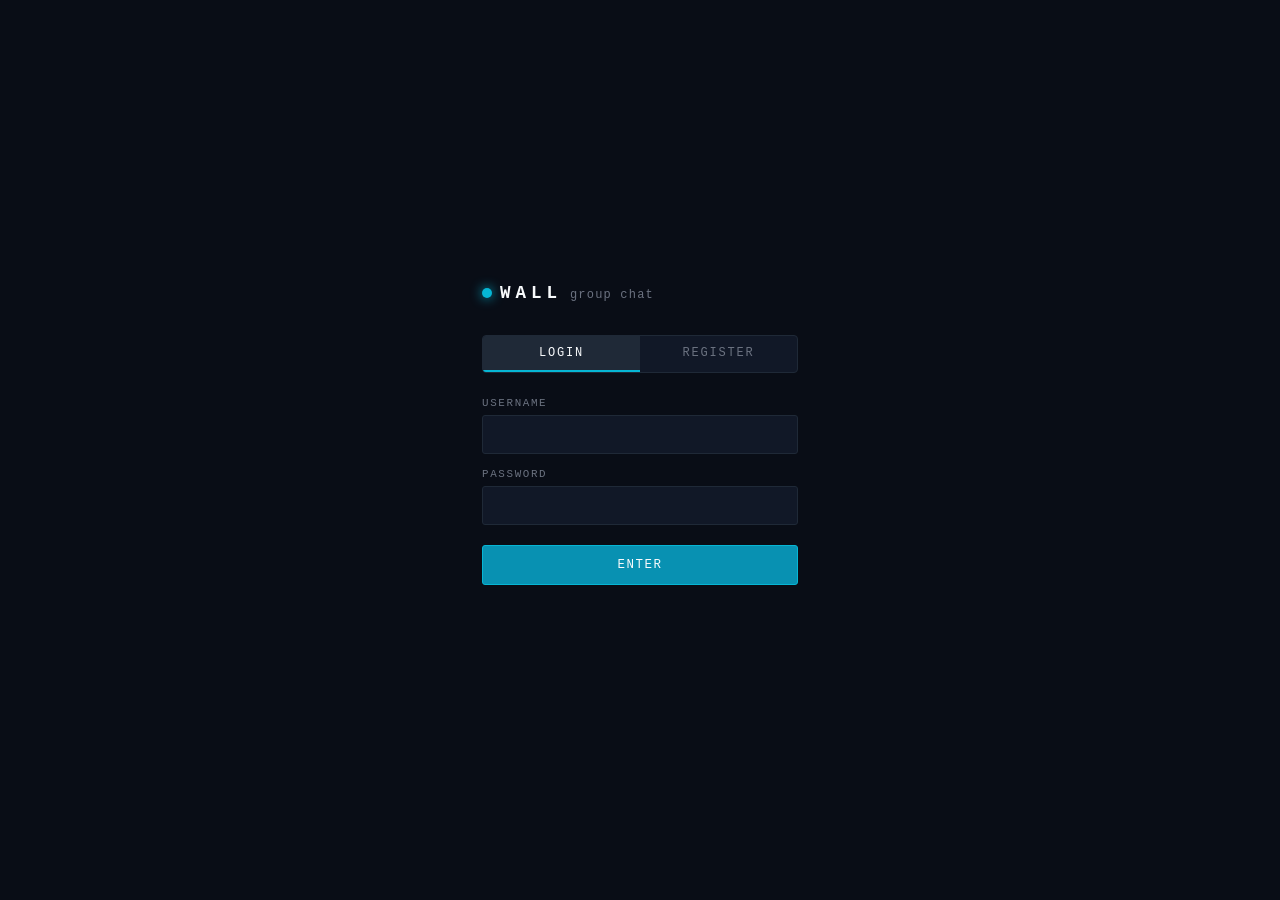
<file: CHATAPP/FRONTEND/index.html>
<!DOCTYPE html>
<html lang="en">
<head>
<meta charset="UTF-8">
<meta name="viewport" content="width=device-width, initial-scale=1.0">
<title>Wall — Group Chat</title>
<link rel="stylesheet" href="style.css">
</head>
<body>

<!-- AUTH SCREEN -->
<div class="auth-wrap" id="authScreen">
  <div class="brand"><span class="mark"></span><h1>Wall</h1><span>group chat</span></div>

  <div class="tabs">
    <button id="tabLogin" class="active">Login</button>
    <button id="tabRegister">Register</button>
  </div>

  <form id="loginForm">
    <div class="field">
      <label for="loginUsername">Username</label>
      <input id="loginUsername" autocomplete="username" required>
    </div>
    <div class="field">
      <label for="loginPassword">Password</label>
      <input id="loginPassword" type="password" autocomplete="current-password" required>
    </div>
    <button class="go-btn" type="submit">Enter</button>
    <div class="msg-line" id="loginMsg"></div>
  </form>

  <form id="registerForm" style="display:none;">
    <div class="field">
      <label for="regUsername">Username</label>
      <input id="regUsername" required>
    </div>
    <div class="field">
      <label for="regEmail">Email</label>
      <input id="regEmail" type="email" required>
    </div>
    <div class="field">
      <label for="regPassword">Password</label>
      <input id="regPassword" type="password" required>
    </div>
    <button class="go-btn" type="submit">Create account</button>
    <div class="msg-line" id="registerMsg"></div>
  </form>
</div>

<!-- CHAT SCREEN -->
<div class="app" id="appScreen">
  <div class="app-header">
    <div class="who">signed in as <b id="whoName"></b></div>
    <div style="display:flex; align-items:center; gap:1rem;">
      <div class="status"><span class="mark"></span>live</div>
      <button class="logout" id="logoutBtn">Logout</button>
    </div>
  </div>

  <div class="feed" id="feed">
    <div class="empty">No messages yet — say something.</div>
  </div>

  <form class="composer" id="composerForm">
    <input id="messageInput" placeholder="Type a message…" autocomplete="off" required>
    <button type="submit" id="sendBtn">Send</button>
  </form>
</div>

<script src="script.js"></script>
</body>
</html>
</file>
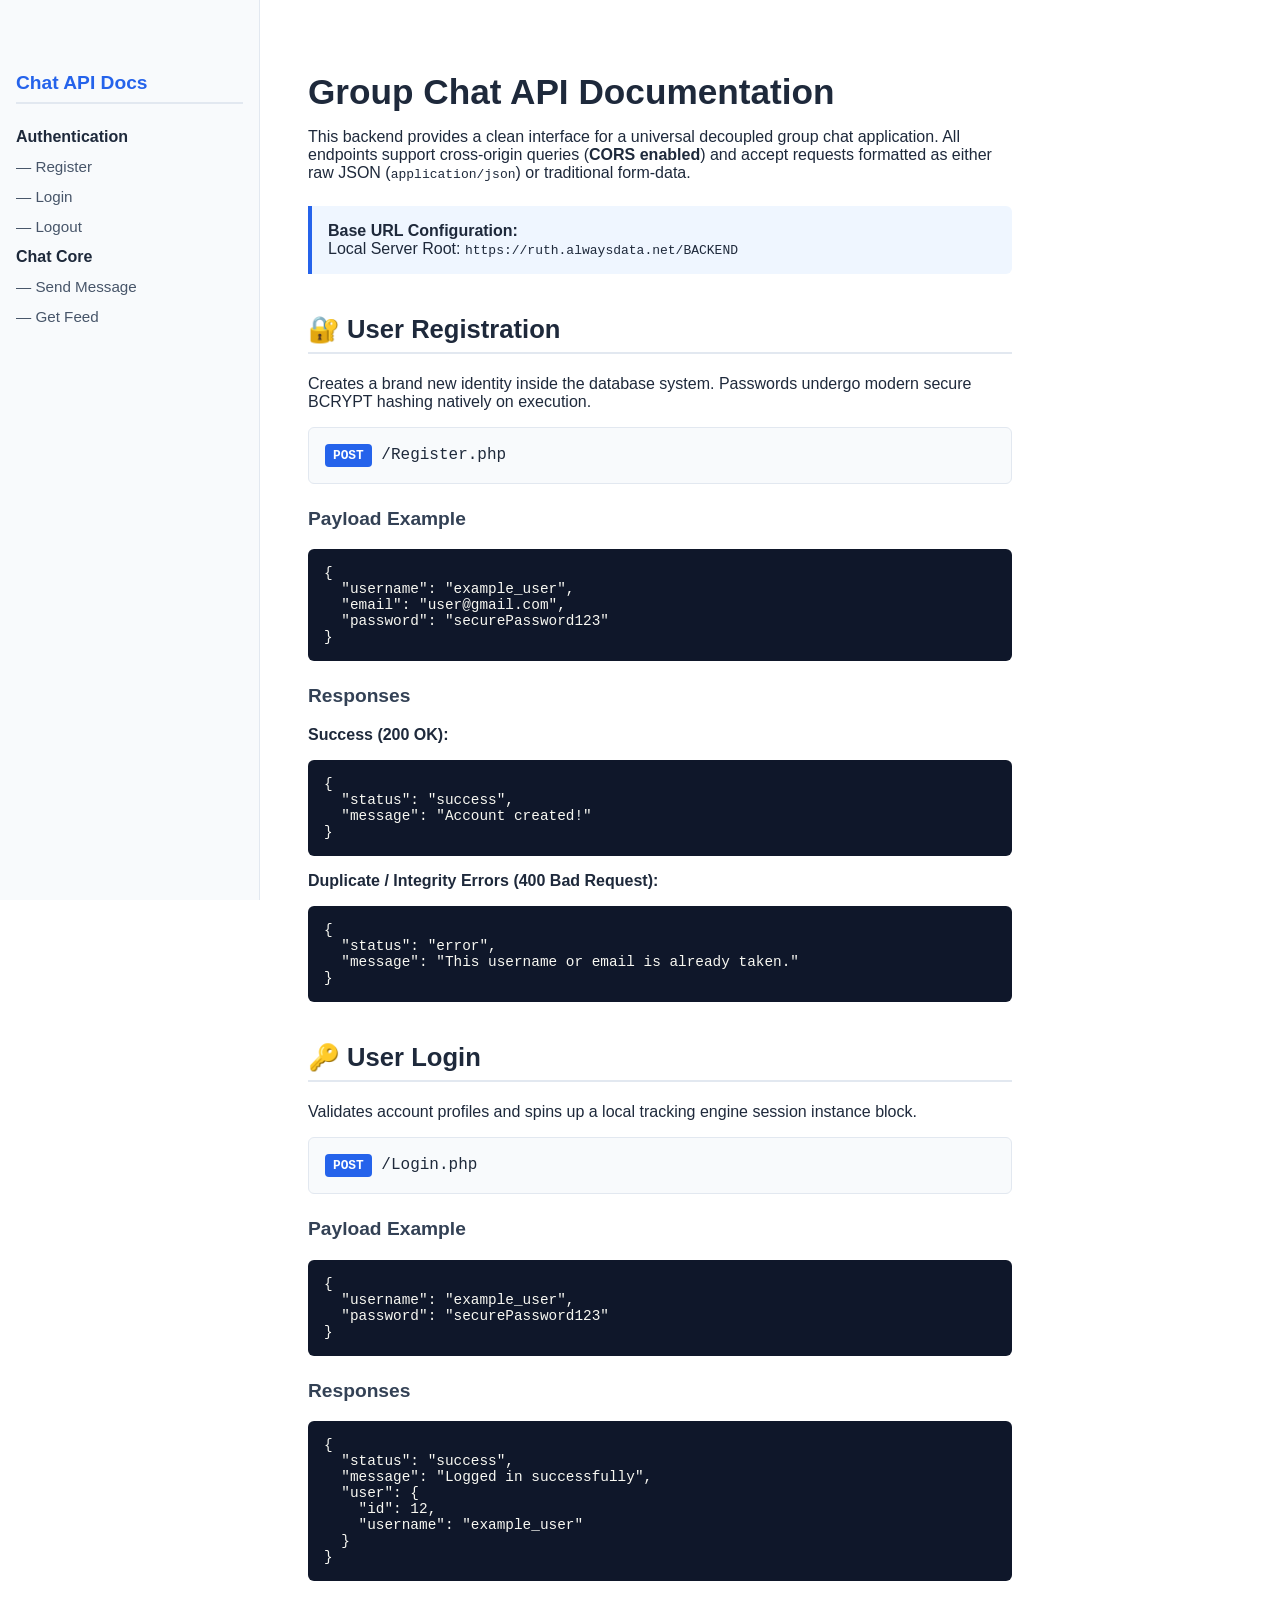
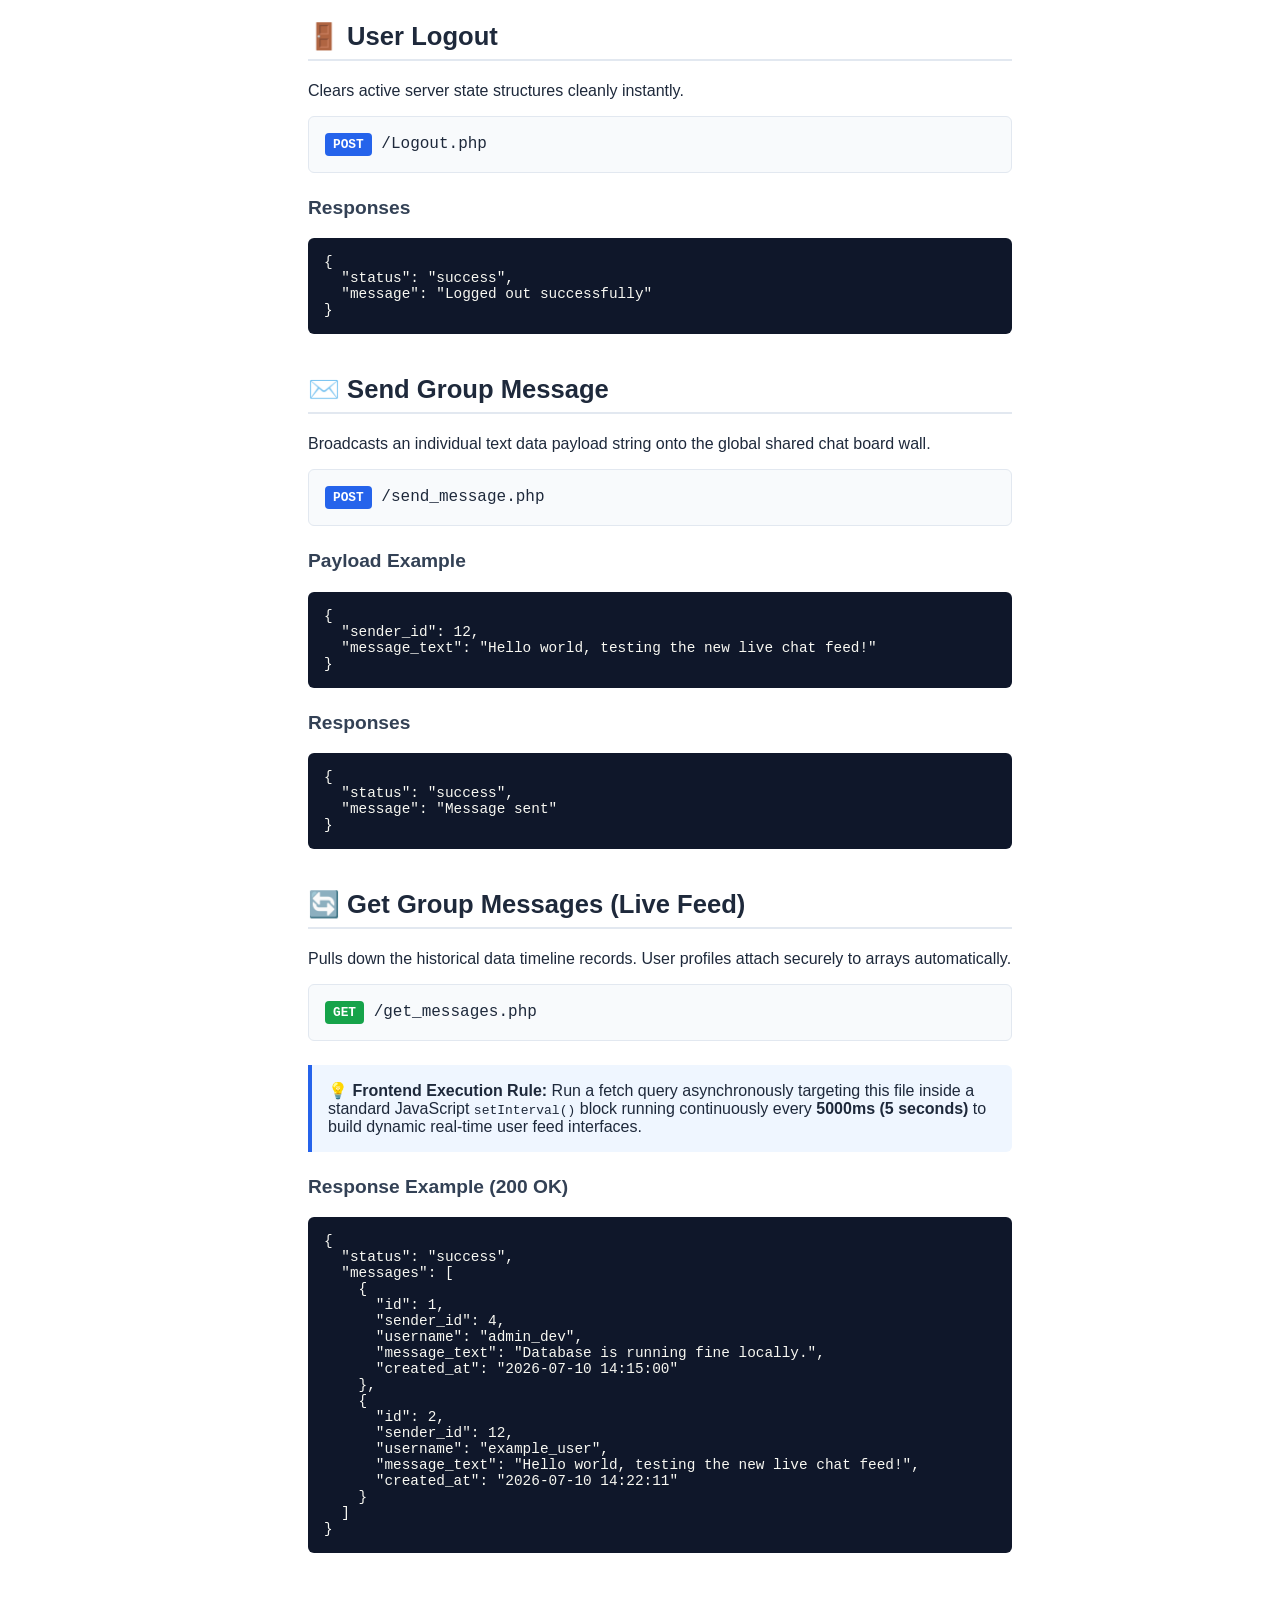
<file: CHATAPP/BACKEND/api_docs.html>
<!DOCTYPE html>
<html lang="en">
<head>
    <meta charset="UTF-8">
    <meta name="viewport" content="width=device-width, initial-scale=1.0">
    <title>Group Chat Application — API Documentation</title>
    <style>
        :root {
            --primary: #2563eb;
            --dark: #1e293b;
            --light: #f8fafc;
            --border: #e2e8f0;
            --success: #16a34a;
            --error: #dc2626;
            --code-bg: #0f172a;
        }

        body {
            font-family: -apple-system, BlinkMacSystemFont, "Segoe UI", Roboto, sans-serif;
            margin: 0;
            padding: 0;
            color: var(--dark);
            background-color: #ffffff;
            display: flex;
        }

        /* Sidebar Navigation */
        nav {
            width: 260px;
            background-color: var(--light);
            border-right: 1px solid var(--border);
            height: 100vh;
            position: fixed;
            padding: 2rem 1rem;
            box-sizing: border-box;
        }

        nav h2 {
            font-size: 1.2rem;
            margin-bottom: 1.5rem;
            color: var(--primary);
        }

        nav ul {
            list-style: none;
            padding: 0;
            margin: 0;
        }

        nav ul li {
            margin-bottom: 0.75rem;
        }

        nav ul li a {
            text-decoration: none;
            color: #475569;
            font-size: 0.95rem;
            transition: color 0.2s;
        }

        nav ul li a:hover {
            color: var(--primary);
        }

        /* Main Content Container */
        main {
            margin-left: 260px;
            padding: 3rem;
            max-width: 800px;
            box-sizing: border-box;
        }

        h1 { font-size: 2.2rem; margin-bottom: 0.5rem; }
        h2 { font-size: 1.6rem; border-bottom: 2px solid var(--border); padding-bottom: 0.5rem; margin-top: 2.5rem; }
        h3 { font-size: 1.2rem; margin-top: 1.5rem; color: #334155; }

        .badge {
            display: inline-block;
            padding: 0.25rem 0.5rem;
            font-size: 0.8rem;
            font-weight: bold;
            border-radius: 4px;
            color: white;
            text-transform: uppercase;
        }

        .badge-post { background-color: #2563eb; }
        .badge-get { background-color: #16a34a; }

        .endpoint-block {
            background: var(--light);
            border: 1px solid var(--border);
            border-radius: 6px;
            padding: 1rem;
            margin: 1rem 0;
            font-family: monospace;
            font-size: 1rem;
        }

        pre {
            background-color: var(--code-bg);
            color: #f8f8f2;
            padding: 1rem;
            border-radius: 6px;
            overflow-x: auto;
            font-size: 0.9rem;
        }

        .note {
            background-color: #eff6ff;
            border-left: 4px solid var(--primary);
            padding: 1rem;
            margin: 1.5rem 0;
            border-radius: 0 6px 6px 0;
        }
    </style>
</head>
<body>

    <nav>
        <h2>Chat API Docs</h2>
        <ul>
            <li><strong>Authentication</strong></li>
            <li><a href="#Register">— Register</a></li>
            <li><a href="#Login">— Login</a></li>
            <li><a href="#Logout">— Logout</a></li>
            <li><strong>Chat Core</strong></li>
            <li><a href="#send">— Send Message</a></li>
            <li><a href="#get">— Get Feed</a></li>
        </ul>
    </nav>

    <main>
        <h1>Group Chat API Documentation</h1>
        <p>This backend provides a clean interface for a universal decoupled group chat application. All endpoints support cross-origin queries (<strong>CORS enabled</strong>) and accept requests formatted as either raw JSON (<code>application/json</code>) or traditional form-data.</p>

        <div class="note">
            <strong>Base URL Configuration:</strong><br>
            Local Server Root: <code>https://ruth.alwaysdata.net/BACKEND</code>
        </div>

        <section id="register">
            <h2>🔐 User Registration</h2>
            <p>Creates a brand new identity inside the database system. Passwords undergo modern secure BCRYPT hashing natively on execution.</p>
            
            <div class="endpoint-block">
                <span class="badge badge-post">POST</span> /Register.php
            </div>

            <h3>Payload Example</h3>
            <pre>{
  "username": "example_user",
  "email": "user@gmail.com",
  "password": "securePassword123"
}</pre>

            <h3>Responses</h3>
            <p><strong>Success (200 OK):</strong></p>
            <pre>{
  "status": "success",
  "message": "Account created!"
}</pre>
            <p><strong>Duplicate / Integrity Errors (400 Bad Request):</strong></p>
            <pre>{
  "status": "error",
  "message": "This username or email is already taken."
}</pre>
        </section>

        <section id="login">
            <h2>🔑 User Login</h2>
            <p>Validates account profiles and spins up a local tracking engine session instance block.</p>
            
            <div class="endpoint-block">
                <span class="badge badge-post">POST</span> /Login.php
            </div>

            <h3>Payload Example</h3>
            <pre>{
  "username": "example_user",
  "password": "securePassword123"
}</pre>

            <h3>Responses</h3>
            <pre>{
  "status": "success",
  "message": "Logged in successfully",
  "user": {
    "id": 12,
    "username": "example_user"
  }
}</pre>
        </section>

        <section id="logout">
            <h2>🚪 User Logout</h2>
            <p>Clears active server state structures cleanly instantly.</p>
            
            <div class="endpoint-block">
                <span class="badge badge-post">POST</span> /Logout.php
            </div>

            <h3>Responses</h3>
            <pre>{
  "status": "success",
  "message": "Logged out successfully"
}</pre>
        </section>

        <section id="send">
            <h2>✉️ Send Group Message</h2>
            <p>Broadcasts an individual text data payload string onto the global shared chat board wall.</p>
            
            <div class="endpoint-block">
                <span class="badge badge-post">POST</span> /send_message.php
            </div>

            <h3>Payload Example</h3>
            <pre>{
  "sender_id": 12,
  "message_text": "Hello world, testing the new live chat feed!"
}</pre>

            <h3>Responses</h3>
            <pre>{
  "status": "success",
  "message": "Message sent"
}</pre>
        </section>

        <section id="get">
            <h2>🔄 Get Group Messages (Live Feed)</h2>
            <p>Pulls down the historical data timeline records. User profiles attach securely to arrays automatically.</p>
            
            <div class="endpoint-block">
                <span class="badge badge-get">GET</span> /get_messages.php
            </div>

            <div class="note">
                <strong>💡 Frontend Execution Rule:</strong> Run a fetch query asynchronously targeting this file inside a standard JavaScript <code>setInterval()</code> block running continuously every <strong>5000ms (5 seconds)</strong> to build dynamic real-time user feed interfaces.
            </div>

            <h3>Response Example (200 OK)</h3>
            <pre>{
  "status": "success",
  "messages": [
    {
      "id": 1,
      "sender_id": 4,
      "username": "admin_dev",
      "message_text": "Database is running fine locally.",
      "created_at": "2026-07-10 14:15:00"
    },
    {
      "id": 2,
      "sender_id": 12,
      "username": "example_user",
      "message_text": "Hello world, testing the new live chat feed!",
      "created_at": "2026-07-10 14:22:11"
    }
  ]
}</pre>
        </section>
    </main>

</body>
</html>
</file>
<file: CHATAPP/FRONTEND/style.css>
:root {
  --ink: #f8fafc;        /* Crisp, readable off-white */
  --paper: #090d16;      /* Deep midnight canvas */
  --panel: #111827;      /* Rich dark grey-blue cards */
  --line: #1f2937;       /* Clean, sharp grid lines */
  --moss: #06b6d4;       /* Vibrant neon cyan for focus and active states */
  --moss-dim: #0891b2;   /* Deep cyan for solid primary buttons */
  --rust: #6366f1;       /* Electric indigo for the primary action button */
  --muted: #6b7280;      /* Subtle slate gray for secondary labels */
  --error: #ef4444;      /* Pure crimson red for destructive alerts */
}

* { box-sizing: border-box; }
body {
  margin: 0;
  background: var(--paper);
  color: var(--ink);
  font-family: 'Courier New', ui-monospace, monospace;
  height: 100vh;
  display: flex;
  align-items: center;
  justify-content: center;
}

/* ---------- Auth screen ---------- */
.auth-wrap {
  width: 100%;
  max-width: 380px;
  padding: 2rem;
}
.brand {
  display: flex;
  align-items: baseline;
  gap: .5rem;
  margin-bottom: 2rem;
}
.brand .mark {
  width: 10px; height: 10px;
  background: var(--moss);
  display: inline-block;
  border-radius: 50%;
  box-shadow: 0 0 12px var(--moss);
}
.brand h1 {
  font-size: 1.1rem;
  letter-spacing: .28em;
  text-transform: uppercase;
  margin: 0;
  font-weight: 600;
}
.brand span { color: var(--muted); font-size: .75rem; letter-spacing: .1em; }

.tabs {
  display: flex;
  border: 1px solid var(--line);
  border-radius: 4px;
  overflow: hidden;
  margin-bottom: 1.5rem;
  background: var(--panel);
}
.tabs button {
  flex: 1;
  background: transparent;
  border: none;
  color: var(--muted);
  padding: .65rem 0;
  font-family: inherit;
  font-size: .75rem;
  letter-spacing: .15em;
  text-transform: uppercase;
  cursor: pointer;
  border-bottom: 2px solid transparent;
  transition: all .2s ease;
}
.tabs button.active {
  color: var(--ink);
  background: var(--line);
  border-bottom: 2px solid var(--moss);
}

form { display: flex; flex-direction: column; gap: .9rem; }
.field label {
  display: block;
  font-size: .68rem;
  letter-spacing: .15em;
  text-transform: uppercase;
  color: var(--muted);
  margin-bottom: .35rem;
}
.field input {
  width: 100%;
  background: var(--panel);
  border: 1px solid var(--line);
  color: var(--ink);
  padding: .65rem .7rem;
  font-family: inherit;
  font-size: .9rem;
  border-radius: 3px;
  outline: none;
  transition: border-color .15s ease;
}
.field input:focus { border-color: var(--moss); }

.go-btn {
  margin-top: .4rem;
  background: var(--moss-dim);
  color: var(--ink);
  border: 1px solid var(--moss);
  padding: .75rem;
  font-family: inherit;
  letter-spacing: .12em;
  text-transform: uppercase;
  font-size: .78rem;
  border-radius: 3px;
  cursor: pointer;
  transition: background .15s ease, filter .15s ease;
}
.go-btn:hover { background: var(--moss); filter: brightness(1.1); }
.go-btn:disabled { opacity: .5; cursor: default; }

.msg-line {
  font-size: .78rem;
  min-height: 1.1rem;
  letter-spacing: .02em;
}
.msg-line.err { color: var(--error); }
.msg-line.ok { color: var(--moss); }

/* ---------- Chat screen ---------- */
.app {
  display: none;
  width: 100%;
  max-width: 640px;
  height: 88vh;
  border: 1px solid var(--line);
  border-radius: 6px;
  background: var(--panel);
  flex-direction: column;
  overflow: hidden;
  box-shadow: 0 20px 25px -5px rgba(0, 0, 0, 0.5);
}
.app.active { display: flex; }

.app-header {
  display: flex;
  align-items: center;
  justify-content: space-between;
  padding: .9rem 1.1rem;
  border-bottom: 1px solid var(--line);
  background: rgba(17, 24, 39, 0.6);
  backdrop-filter: blur(4px);
}
.app-header .who {
  font-size: .82rem;
  letter-spacing: .05em;
}
.app-header .who b { color: var(--moss); }
.app-header .status {
  font-size: .65rem;
  color: var(--muted);
  letter-spacing: .15em;
  text-transform: uppercase;
}
.app-header .status .mark {
  width: 6px; height: 6px; border-radius: 50%;
  display: inline-block; background: var(--moss);
  margin-right: .4rem;
  box-shadow: 0 0 6px var(--moss);
}
.logout {
  background: none;
  border: 1px solid var(--line);
  color: var(--muted);
  padding: .4rem .7rem;
  border-radius: 3px;
  font-family: inherit;
  font-size: .68rem;
  letter-spacing: .1em;
  text-transform: uppercase;
  cursor: pointer;
  transition: all .15s ease;
}
.logout:hover { color: var(--error); border-color: var(--error); background: rgba(239, 68, 68, 0.05); }

.feed {
  flex: 1;
  overflow-y: auto;
  padding: 1rem 1.1rem;
  display: flex;
  flex-direction: column;
  gap: .7rem;
  background: var(--paper);
}
.feed::-webkit-scrollbar { width: 6px; }
.feed::-webkit-scrollbar-thumb { background: var(--line); border-radius: 3px; }

.bubble {
  max-width: 78%;
  padding: .55rem .75rem;
  border-radius: 5px;
  font-size: .85rem;
  line-height: 1.4;
  background: var(--panel);
  border: 1px solid var(--line);
  align-self: flex-start;
}
.bubble.mine {
  align-self: flex-end;
  background: rgba(99, 102, 241, 0.15);
  border-color: rgba(99, 102, 241, 0.4);
}
.bubble .meta {
  font-size: .6rem;
  letter-spacing: .1em;
  text-transform: uppercase;
  color: var(--muted);
  margin-bottom: .25rem;
  display: flex;
  gap: .5rem;
}
.bubble.mine .meta { color: var(--rust); }
.bubble .txt { word-wrap: break-word; }

.empty {
  margin: auto;
  color: var(--muted);
  font-size: .78rem;
  text-align: center;
  letter-spacing: .05em;
}

.composer {
  display: flex;
  gap: .6rem;
  padding: .9rem 1.1rem;
  border-top: 1px solid var(--line);
  background: var(--panel);
}
.composer input {
  flex: 1;
  background: var(--paper);
  border: 1px solid var(--line);
  color: var(--ink);
  padding: .65rem .8rem;
  font-family: inherit;
  font-size: .85rem;
  border-radius: 4px;
  outline: none;
  transition: border-color .15s ease;
}
.composer input:focus { border-color: var(--moss); }
.composer button {
  background: var(--rust);
  color: #ffffff;
  border: none;
  padding: 0 1.1rem;
  border-radius: 4px;
  font-family: inherit;
  letter-spacing: .1em;
  text-transform: uppercase;
  font-size: .72rem;
  cursor: pointer;
  transition: transform .1s ease, filter .15s ease;
}
.composer button:hover { filter: brightness(1.15); }
.composer button:active { transform: scale(0.97); }
.composer button:disabled { opacity: .5; cursor: default; }

@media (max-width: 480px) {
  .app { height: 94vh; max-width: 100%; border-radius: 0; border: none; }
}
</file>
